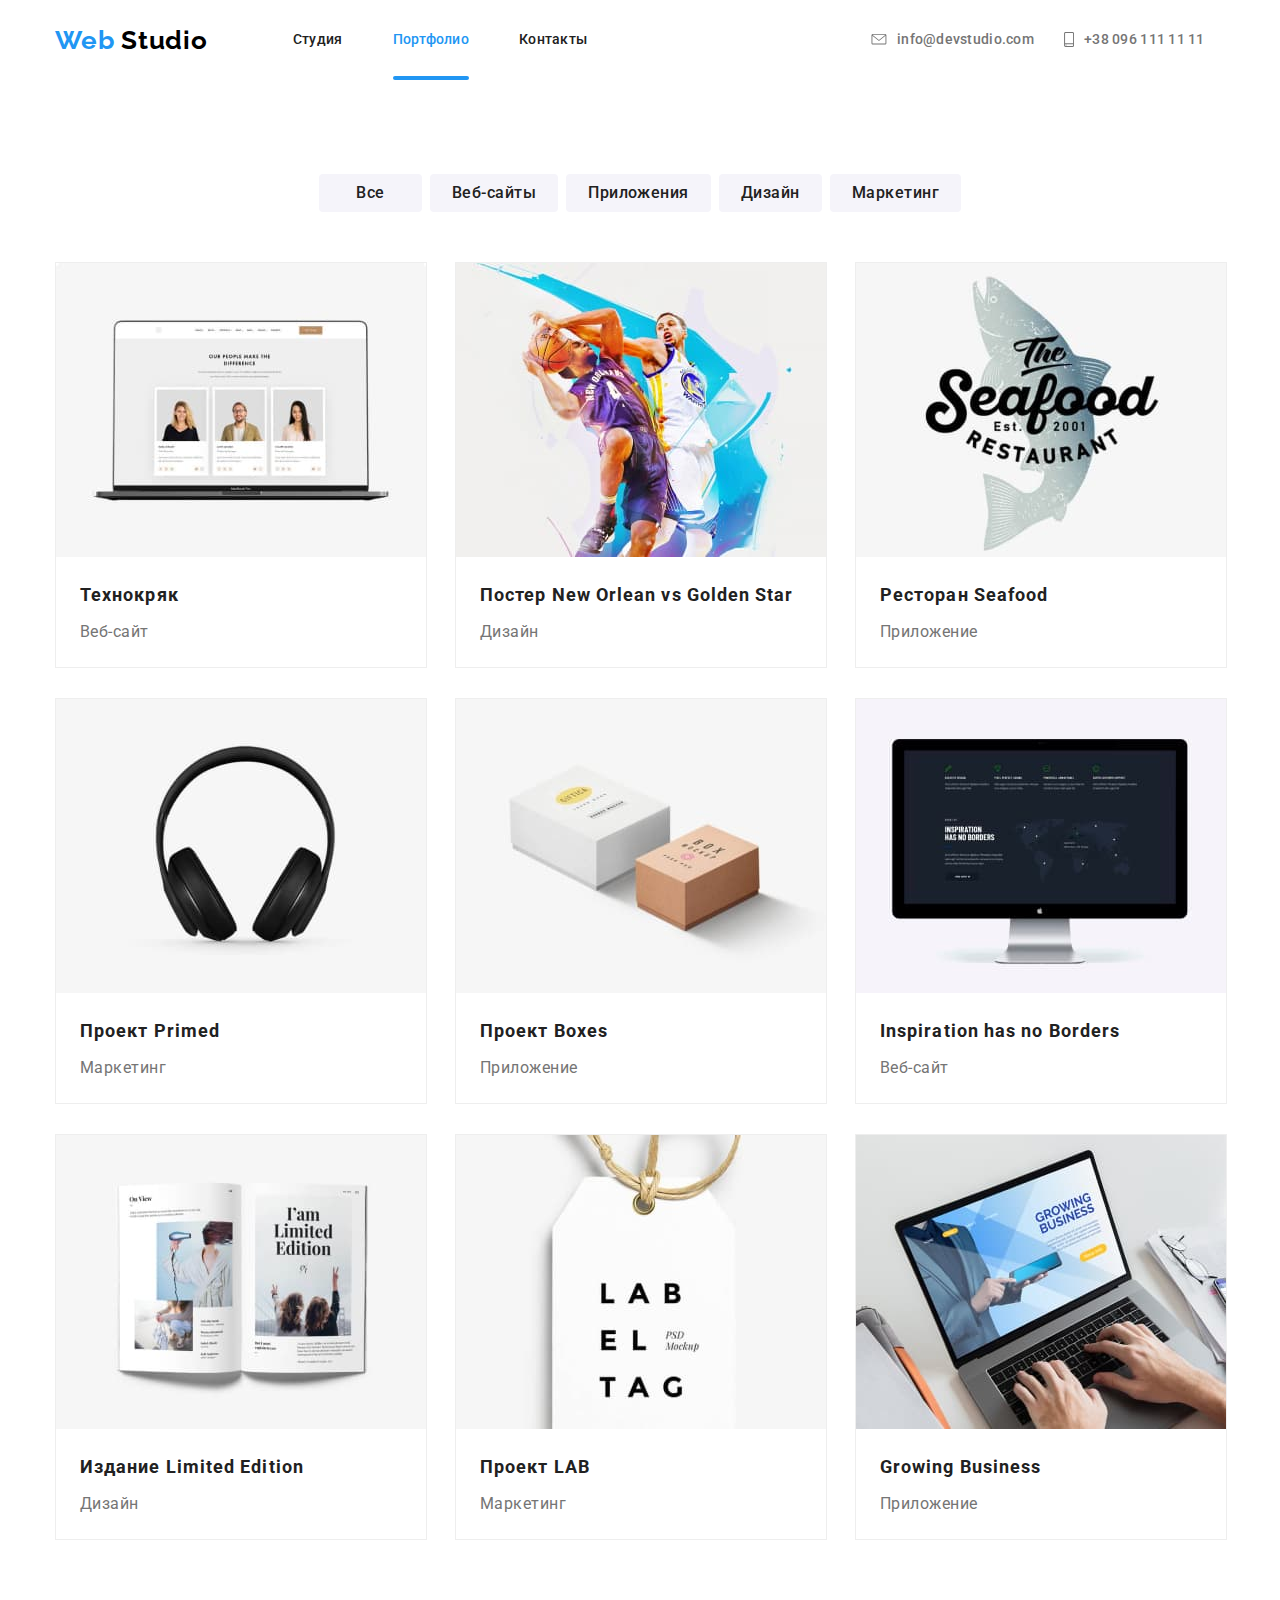
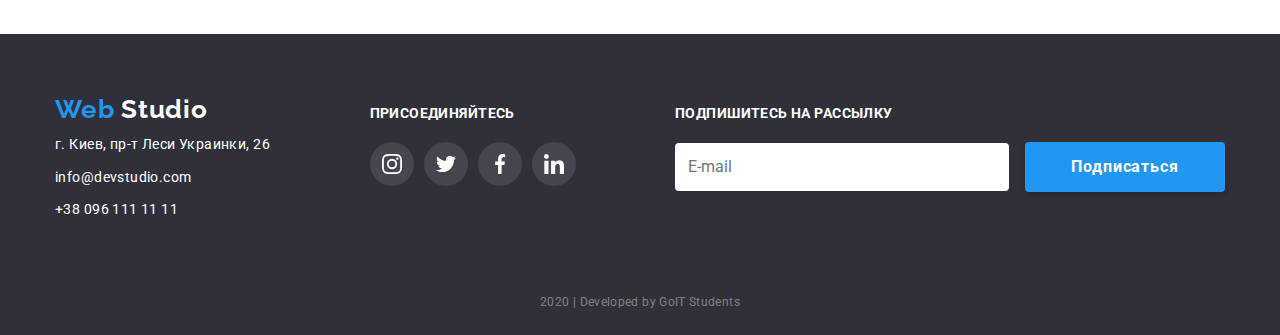
<file: portfolio.html>
<!DOCTYPE html>
<html lang="ru">
  <head>
    <meta charset="UTF-8" />
    <title>My homework2</title>
    <link
      href="https://fonts.googleapis.com/css2?family=Raleway:wght@700&family=Roboto:wght@400;500&display=swap"
      rel="stylesheet"
    />
    <link
      rel="stylesheet"
      href="https://cdnjs.cloudflare.com/ajax/libs/modern-normalize/0.6.0/modern-normalize.min.css"
    />
    <link rel="stylesheet" href="./main.css" />
  </head>

  <body>
    <header>
      <div class="container">
        <nav class="main-conteiner">
          <a href="./index.html" class="logo"
            ><span class="blue"> Web </span
            ><span class="studio"> Studio </span></a
          >
          <ul class="site-nav">
            <li class="link-list">
              <a href="./index.html" class="link">Студия</a>
            </li>
            <li class="link-list">
              <a href="./portfolio.html" class="link-current">Портфолио</a>
            </li>
            <li class="link-list">
              <a href="" class="link">Контакты</a>
            </li>
          </ul>
          <address class="contacs">
            <a href="mailto:info@devstudio.com " class="contac">
              <svg class="icon-eleph" width="16" height="11.2">
                <use href="./img/sprite.svg#envelope"></use>
              </svg>
              info@devstudio.com
            </a>
            <a href="tel:+380961111111" class="contac">
              <svg class="icon-telep" width="10" height="15">
                <use href="./img/sprite.svg#smartphone"></use>
              </svg>
              +38 096 111 11 11
            </a>
          </address>
        </nav>
      </div>
    </header>
    <main>
      <section class="container">
        <div class="main-portfolio">
          <ul class="portfolio main-conteiner">
            <li class="list-portfolio">
              <a href="" class="button list-items">Все</a>
            </li>
            <li class="list-portfolio">
              <a href="" class="button list-items">Веб-сайты</a>
            </li>
            <li class="list-portfolio">
              <a href="" class="button list-items">Приложения</a>
            </li>
            <li class="list-portfolio">
              <a href="" class="button list-items">Дизайн</a>
            </li>
            <li class="list-portfolio">
              <a href="" class="button list-items">Маркетинг</a>
            </li>
          </ul>
          <ul class="our-service">
            <li class="our-photo">
              <a href="" class="our-photo-name">
                <div class="product-overlay">
                  <img
                    src="./img/img14.jpg"
                    class="portfolio-poster"
                    alt="Компьютер"
                    width="370"
                  />
                  <div class="text-overlay">
                    <p class="text-overlay2">
                      Технокряк это современная площадка распространения
                      коронавируса. Компании используют эту платформу для
                      цифрового шпионажа и атак на защищённые сервера
                      конкурентов.
                    </p>
                  </div>
                </div>
                <div class="heading">
                  <h3 class="poster">Технокряк</h3>
                  <p class="work">Веб-сайт</p>
                </div>
              </a>
            </li>
            <li class="our-photo">
              <a href="" class="our-photo-name">
                <div class="product-overlay">
                  <img
                    src="./img/img6.jpg"
                    class="portfolio-poster"
                    alt="Два баскетболиста"
                    width="370"
                  />
                  <div class="text-overlay">
                    <p class="text-overlay2">
                      Технокряк это современная площадка распространения
                      коронавируса. Компании используют эту платформу для
                      цифрового шпионажа и атак на защищённые сервера
                      конкурентов.
                    </p>
                  </div>
                </div>
                <div class="heading">
                  <h3 class="poster">Постер New Orlean vs Golden Star</h3>
                  <p class="work">Дизайн</p>
                </div>
              </a>
            </li>
            <li class="our-photo">
              <a href="" class="our-photo-name">
                <div class="product-overlay">
                  <img
                    src="./img/img7.jpg"
                    class="portfolio-poster"
                    alt=""
                    width="370"
                  />
                  <div class="text-overlay">
                    <p class="text-overlay2">
                      Технокряк это современная площадка распространения
                      коронавируса. Компании используют эту платформу для
                      цифрового шпионажа и атак на защищённые сервера
                      конкурентов.
                    </p>
                  </div>
                </div>
                <div class="heading">
                  <h3 class="poster">Ресторан Seafood</h3>
                  <p class="work">Приложение</p>
                </div>
              </a>
            </li>
            <li class="our-photo">
              <a href="" class="our-photo-name">
                <div class="product-overlay">
                  <img
                    src="./img/img8.jpg"
                    class="portfolio-poster"
                    alt=""
                    width="370"
                  />
                  <div class="text-overlay">
                    <p class="text-overlay2">
                      Технокряк это современная площадка распространения
                      коронавируса. Компании используют эту платформу для
                      цифрового шпионажа и атак на защищённые сервера
                      конкурентов.
                    </p>
                  </div>
                </div>
                <div class="heading">
                  <h3 class="poster">Проект Primed</h3>
                  <p class="work">Маркетинг</p>
                </div>
              </a>
            </li>
            <li class="our-photo">
              <a href="" class="our-photo-name">
                <div class="product-overlay">
                  <img
                    src="./img/img9.jpg"
                    class="portfolio-poster"
                    alt=""
                    width="370"
                  />
                  <div class="text-overlay">
                    <p class="text-overlay2">
                      Технокряк это современная площадка распространения
                      коронавируса. Компании используют эту платформу для
                      цифрового шпионажа и атак на защищённые сервера
                      конкурентов.
                    </p>
                  </div>
                </div>
                <div class="heading">
                  <h3 class="poster">Проект Boxes</h3>
                  <p class="work">Приложение</p>
                </div>
              </a>
            </li>
            <li class="our-photo">
              <a href="" class="our-photo-name">
                <div class="product-overlay">
                  <img
                    src="./img/img10.jpg"
                    class="portfolio-poster"
                    alt=""
                    width="370"
                  />
                  <div class="text-overlay">
                    <p class="text-overlay2">
                      Технокряк это современная площадка распространения
                      коронавируса. Компании используют эту платформу для
                      цифрового шпионажа и атак на защищённые сервера
                      конкурентов.
                    </p>
                  </div>
                </div>
                <div class="heading">
                  <h3 class="poster">Inspiration has no Borders</h3>
                  <p class="work">Веб-сайт</p>
                </div>
              </a>
            </li>
            <li class="our-photo">
              <a href="" class="our-photo-name">
                <div class="product-overlay">
                  <img
                    src="./img/img11.jpg"
                    class="portfolio-poster"
                    alt=""
                    width="370"
                  />
                  <div class="text-overlay">
                    <p class="text-overlay2">
                      Технокряк это современная площадка распространения
                      коронавируса. Компании используют эту платформу для
                      цифрового шпионажа и атак на защищённые сервера
                      конкурентов.
                    </p>
                  </div>
                </div>
                <div class="heading">
                  <h3 class="poster">Издание Limited Edition</h3>
                  <p class="work">Дизайн</p>
                </div>
              </a>
            </li>
            <li class="our-photo">
              <a href="" class="our-photo-name">
                <div class="product-overlay">
                  <img
                    src="./img/img12.jpg"
                    class="portfolio-poster"
                    alt=""
                    width="370"
                  />
                  <div class="text-overlay">
                    <p class="text-overlay2">
                      Технокряк это современная площадка распространения
                      коронавируса. Компании используют эту платформу для
                      цифрового шпионажа и атак на защищённые сервера
                      конкурентов.
                    </p>
                  </div>
                </div>
                <div class="heading">
                  <h3 class="poster">Проект LAB</h3>
                  <p class="work">Маркетинг</p>
                </div>
              </a>
            </li>
            <li class="our-photo">
              <a href="" class="our-photo-name">
                <div class="product-overlay">
                  <img
                    src="./img/img13.jpg"
                    class="portfolio-poster"
                    alt=""
                    width="370"
                  />
                  <div class="text-overlay">
                    <p class="text-overlay2">
                      Технокряк это современная площадка распространения
                      коронавируса. Компании используют эту платформу для
                      цифрового шпионажа и атак на защищённые сервера
                      конкурентов.
                    </p>
                  </div>
                </div>
                <div class="heading">
                  <h3 class="poster">Growing Business</h3>
                  <p class="work">Приложение</p>
                </div>
              </a>
            </li>
          </ul>
        </div>
      </section>
    </main>
    <footer class="footer">
      <div class="container">
        <div class="main-conteiner2">
          <address class="footer-addres">
            <a href="" class="footer-logo"
              ><span class="blue">Web</span
              ><span class="footer-studio"> Studio</span></a
            >
            <p class="footer-studio">г. Киев, пр-т Леси Украинки, 26</p>
            <ul class="mail2">
              <li class="contacs-details">
                <a href="mailto:info@devstudio.com " class="footer-studio"
                  >info@devstudio.com</a
                >
              </li>
              <li class="contacs-details">
                <a href="tel:+380961111111" class="footer-studio"
                  >+38 096 111 11 11</a
                >
              </li>
            </ul>
          </address>
          <div class="footer-elements">
            <b class="footer-act">присоединяйтесь</b>
            <ul class="social-network2">
              <li class="network">
                <a href="" class="social-name">
                  <svg class="icon-twitter" width="20" height="20">
                    <use href="./img/sprite.svg#instagram"></use>
                  </svg>
                </a>
              </li>
              <li class="network">
                <a href="" class="social-name">
                  <svg class="icon-twitter" width="20" height="20">
                    <use href="./img/sprite.svg#twitter"></use>
                  </svg>
                </a>
              </li>
              <li class="network">
                <a href="" class="social-name">
                  <svg class="icon-twitter" width="20" height="20">
                    <use href="./img/sprite.svg#facebook"></use>
                  </svg>
                </a>
              </li>
              <li class="network">
                <a href="" class="social-name">
                  <svg class="icon-twitter" width="20" height="20">
                    <use href="./img/sprite.svg#linkedin"></use>
                  </svg>
                </a>
              </li>
            </ul>
          </div>
          <div class="subscribe">
            <b class="footer-act">Подпишитесь на рассылку</b><br />
            <input class="input" type="mail" name="mail" placeholder="E-mail" />
            <a class="buttom" href="">Подписаться</a>
          </div>
        </div>
        <div>
          <p class="source">2020 | Developed by GoIT Students</p>
        </div>
      </div>
    </footer>
  </body>
</html>
</file>
<file: main.css>
:root {
  --title-color: #212121;
  --text-color: #757575;
  --font-logo: "Raleway", sans-serif;
  --font-text: "Roboto", sans-serif;
  --main-color: #2196f3;
  --footer-color: #ffffff;
  --footer-address: rgba(255, 255, 255, 0.6);
  --footer-source: rgba(255, 255, 255, 0.4);
}
html {
  box-sizing: border-box;
}
*,
*::before,
*::after {
  box-sizing: inherit;
}
body {
  font-family: var(--font-text);
  font-style: normal;
}
.container {
  margin-left: auto;
  margin-right: auto;
  width: 1200px;
  padding-left: 15px;
  padding-right: 15px;
}
.main-conteiner {
  display: flex;
  align-items: center;
  margin-top: 0;
  margin-bottom: 0;
  padding-left: 0;
}
.font {
  background: #f5f4fa;
}
a {
  text-decoration: none;
}
ul {
  list-style: none;
}
.decide {
  max-width: 1600px;
  height: 600px;
  margin-left: auto;
  margin-right: auto;
  background-image: linear-gradient(
      to right,
      rgba(47, 48, 58, 0.8),
      rgba(47, 48, 58, 0.8)
    ),
    url("../goit-markup-hw-04/img/Header.jpg");
  background-repeat: no-repeat;
  background-position: center;
  background-size: cover;
  background-color: black;
  text-align: center;
  padding-top: 200px;
  padding-bottom: 200px;
}
h1 {
  margin-top: 0;
  margin-bottom: 0;
  font-weight: 900;
  font-size: 44px;
  line-height: 1.36;
  letter-spacing: 0.06em;
  text-transform: uppercase;
  color: var(--footer-color);
}
.business {
  width: 696px;
  margin-left: auto;
  margin-right: auto;
  margin-bottom: 30px;
}
h2 {
  color: var(--title-color);
  font-weight: 700;
  font-size: 36px;
  line-height: 1.16;
  text-align: center;
  letter-spacing: 0.03em;
}
h3 {
  color: var(--title-color);
  font-weight: 700;
  font-size: 18px;
  line-height: 2;
  letter-spacing: 0.06em;
}
.logo {
  font-family: var(--font-logo);
  font-weight: 700;
  font-size: 26px;
  line-height: 1.19;
  letter-spacing: 0.03em;
}
.blue {
  color: var(--main-color);
  font-style: normal;
}
.studio {
  color: black;
}
.site-nav {
  margin-top: 0;
  margin-bottom: 0;
  margin-left: 85px;
  font-weight: 500;
  font-size: 14px;
  line-height: 1.14;
  letter-spacing: 0.02em;
  display: flex;
  padding-left: 0;
}
.link {
  display: block;
  position: relative;
  padding-top: 32px;
  padding-bottom: 32px;
  color: var(--title-color);
  transition: color 250ms cubic-bezier(0.4, 0, 0.2, 1);
}
.link:hover,
.link:focus {
  color: var(--main-color);
}
.link-current {
  position: relative;
}
.site-nav .link-current {
  display: block;
  padding-top: 32px;
  padding-bottom: 32px;
  color: var(--main-color);
}
.link-current::after {
  content: "";
  position: absolute;
  bottom: 0;
  left: 0;
  height: 4px;
  width: 100%;
  background-color: var(--main-color);
  border-radius: 2px;
}
.link-list {
  min-width: 49px;
  margin-right: 50px;
}
.link-list:last-child {
  margin-right: 0;
}
.contacs {
  margin-left: auto;
  display: flex;
  margin-top: 0;
  margin-bottom: 0;
}
.contacs .contac + .contac {
  margin-left: 30px;
}
.contac {
  display: flex;
  align-items: center;
  min-width: 161px;
  height: 16px;
  font-weight: 500;
  font-size: 14px;
  line-height: 1.14;
  letter-spacing: 0.02em;
  font-style: normal;
  color: var(--text-color);
  cursor: pointer;
  transition: color 250ms cubic-bezier(0.4, 0, 0.2, 1);
}
.contac:hover,
.contac:focus {
  color: var(--main-color);
}
.icon-eleph,
.icon-telep {
  margin-right: 10px;
  --color3: currentColor;
}
.portfolio {
  margin-top: 0;
  margin-bottom: 0;
  justify-content: center;
  margin-bottom: 50px;
}
.list-portfolio {
  display: block;
}
.list-portfolio + .list-portfolio {
  margin-left: 8px;
}
.icon-diagram {
  display: block;
  width: 270px;
  height: 120px;
  border-radius: 4px;
  background: #f5f4fa;
  margin-bottom: 30px;
}
.icon-clock {
  display: inline-block;
  margin: 25px 100px;
}
.info-li + .info-li {
  margin-left: 30px;
}
.button {
  display: inline-block;
  min-width: 103px;
  padding: 6px 22px;
  background: #f5f4fa;
  border-radius: 4px;
  margin: 0;
  font-weight: 500;
  font-size: 16px;
  line-height: 1.62;
  letter-spacing: 0.03em;
  color: var(--title-color);
  text-align: center;
}

.list-items {
  color: var(--title-color);
  transition: color 250ms cubic-bezier(0.4, 0, 0.2, 1),
    background-color 250ms cubic-bezier(0.4, 0, 0.2, 1),
    box-shadow 250ms cubic-bezier(0.4, 0, 0.2, 1);
}
.list-items:hover,
.list-items:focus {
  color: var(--footer-color);
  background-color: var(--main-color);
  box-shadow: 0px 2px 2px rgba(0, 0, 0, 0.12), 0px 1px 2px rgba(0, 0, 0, 0.08),
    0px 3px 1px rgba(0, 0, 0, 0.1);
}
.section {
  padding-top: 94px;
}
.section2 {
  padding-top: 94px;
  padding-bottom: 94px;
}
.text {
  margin-top: 0;
  margin-bottom: 0;
}
.quality {
  font-weight: 700;
  font-size: 14px;
  line-height: 1.14;
  letter-spacing: 0.03em;
  text-transform: uppercase;
  color: var(--title-color);
  margin-bottom: 10px;
  margin-top: 0;
}
.our-work-list {
  position: relative;
  width: 370px;
}
.our-work-list + .our-work-list {
  margin-left: 30px;
}
.our-work {
  margin-bottom: 50px;
  margin-top: 0;
}
.block {
  display: block;
}
.quality-second {
  position: absolute;
  bottom: 0;
  margin-top: 0;
  margin-bottom: 0;
  font-weight: 700;
  font-size: 14px;
  line-height: 1.14;
  letter-spacing: 0.03em;
  text-transform: uppercase;
  color: var(--footer-color);
  min-width: 370px;
  text-align: center;
  background-color: rgba(47, 48, 58, 0.8);
  padding: 27px 80px 27px 80px;
}
.our-team {
  margin-bottom: 50px;
  margin-top: 0;
}
.our-people {
  display: block;
  width: 270px;
  padding-bottom: 24px;
  background-color: var(--footer-color);
  box-shadow: 0px 2px 1px rgba(0, 0, 0, 0.2), 0px 1px 1px rgba(0, 0, 0, 0.14),
    0px 1px 3px rgba(0, 0, 0, 0.12);
  border-radius: 0px 0px 4px 4px;
}
.social-network {
  display: flex;
  margin-left: auto;
  margin-right: auto;
  padding-left: 0;
  width: 206px;
}
.social-name {
  color: #afb1b8;
  width: 44px;
  height: 44px;
  display: inline-block;
  border-radius: 50%;
  background-size: 20px;
  background-color: rgba(255, 255, 255, 0.1);
  transition: background-color 250ms cubic-bezier(0.4, 0, 0.2, 1);
}
.icon-twitter {
  display: inline-block;
  margin: 12px 12px;
  fill: var(--footer-color);
}
.social-name:hover,
.social-name:focus {
  background-color: var(--main-color);
}
.social-name2 {
  width: 44px;
  height: 44px;
  display: inline-block;
  border-radius: 50%;
  fill: #afb1b8;
  transition: background-color 250ms cubic-bezier(0.4, 0, 0.2, 1),
    fill 250ms cubic-bezier(0.4, 0, 0.2, 1);
}
.icon-insta {
  display: block;
  margin-right: auto;
  margin-left: auto;
  margin-bottom: 12px;
  margin-top: 12px;
}
.social-name2:hover,
.social-name2:focus {
  background-color: var(--main-color);
  fill: #ffffff;
}
.icon-insta {
  fill: inherit;
}
.network {
  display: block;
  justify-content: space-between;
}
.network + .network {
  margin-left: 10px;
}
.our-people + .our-people {
  margin-left: 30px;
}
.techno {
  font-weight: normal;
  font-size: 18px;
  line-height: 28px;
  letter-spacing: 0.03em;
  color: var(--footer-color);
  margin-top: 0;
  margin-bottom: 0;
}
p {
  color: var(--text-color);
  font-weight: normal;
  font-size: 14px;
  line-height: 1.71;
  letter-spacing: 0.03em;
}
.work {
  font-weight: 400;
  font-size: 16px;
  line-height: 1.85;
  letter-spacing: 0.03em;
  color: var(--text-color);
  margin-top: 0;
  margin-bottom: 0;
}
.photo {
  margin-bottom: 30px;
}
.name {
  margin-bottom: 10px;
  text-align: center;
  font-weight: 500;
  font-size: 16px;
  line-height: 1.18;
  letter-spacing: 0.03em;
  color: var(--title-color);
  margin-top: 0;
}
.profession {
  margin-bottom: 16px;
  text-align: center;
  margin-top: 0;
  font-weight: 400;
  font-size: 16px;
  line-height: 1.18;
}
.clients {
  margin-top: 0;
  margin-bottom: 50px;
}
.our-clients-name {
  display: block;
  width: 170px;
  height: 90px;
  border: 1px solid #afb1b8;
  box-sizing: border-box;
  border-radius: 4px;
  cursor: pointer;
  transition: border-color 250ms cubic-bezier(0.4, 0, 0.2, 1),
    --color5 250ms cubic-bezier(0.4, 0, 0.2, 1);
}
.our-clients + .our-clients {
  margin-left: 30px;
}
.clients-logo1 {
  display: block;
  margin-left: auto;
  margin-right: auto;
  margin-top: 24px;
  margin-bottom: 24px;
}
.our-clients-name:hover,
.our-clients-name:focus {
  border-color: var(--main-color);
  --color5: var(--main-color);
}
.clients-logo1 {
  --color5: inherit;
}
.our-service {
  padding-left: 0;
  margin-bottom: 0;
  margin-top: 0;
  display: flex;
  flex-wrap: wrap;
}

.our-photo {
  width: 370px;
  margin-right: 30px;
  margin-bottom: 30px;
}

.our-photo-name {
  display: block;
  width: 372px;
  background: #ffffff;
  border: 1px solid #eeeeee;
  box-sizing: border-box;
  cursor: pointer;
  transition: border 250ms cubic-bezier(0.4, 0, 0.2, 1),
    box-sizing 250ms cubic-bezier(0.4, 0, 0.2, 1),
    box-shadow 250ms cubic-bezier(0.4, 0, 0.2, 1);
}
.product-overlay {
  width: 370px;
  min-height: 294px;
  position: relative;
  overflow: hidden;
}
.text-overlay {
  position: absolute;
  min-width: 322px;
  padding: 63px 24px;
  left: 0;
  top: 0;
  width: 100%;
  height: 100%;
  background: rgba(33, 150, 243, 0.9);
  transform: translateY(101%);
  transition: transform 250ms cubic-bezier(0.4, 0, 0.2, 1);
}
.text-overlay2 {
  display: inline-block;
  font-family: var(--font-text);
  font-weight: 400;
  font-size: 18px;
  line-height: 1.55;
  letter-spacing: 0.03em;
  color: #ffffff;
  margin-bottom: 0;
  margin-top: 0;
}
.our-photo:hover .text-overlay,
.our-photo:focus-within .text-overlay {
  transform: translateY(0);
}

.our-photo-name:hover,
.our-photo-name:focus {
  background: #ffffff;
  border: 1px solid #eeeeee;
  box-sizing: border-box;
  box-shadow: 1px 4px 6px rgba(0, 0, 0, 0.16), 0px 4px 4px rgba(0, 0, 0, 0.06),
    0px 1px 1px rgba(0, 0, 0, 0.12);
}
.portfolio-poster {
  display: block;
  box-shadow: inherit;
}
.our-photo:nth-child(3n) {
  margin-right: 0;
}
.our-photo:nth-last-child(-n + 3) {
  margin-bottom: 0;
}
.footer {
  background: #2f303a;
  padding-top: 60px;
  padding-bottom: 21px;
}
.footer-studio {
  color: var(--footer-color);
  font-style: normal;
  margin-top: 0;
}
.footer-addres p {
  margin-bottom: 9px;
}
.footer-logo {
  display: inline-block;
  font-family: var(--font-logo);
  font-weight: 700;
  font-size: 26px;
  line-height: 1.19;
  letter-spacing: 0.03em;
  margin-bottom: 8px;
}
.mail {
  margin-top: 0;
  margin-bottom: 0;
}
.poster {
  margin-top: 0;
  margin-bottom: 4px;
}
.heading {
  display: inline-block;
  width: 322px;
  min-height: 70px;
  margin: 20px 24px;
}
.footer-addres {
  font-weight: 400;
  font-size: 14px;
  line-height: 1.71;
  letter-spacing: 0.03em;
}
.footer-act {
  color: var(--footer-color);
  font-weight: 700;
  font-size: 14px;
  line-height: 1.14;
  letter-spacing: 0.03em;
  text-transform: uppercase;
  display: inline-block;
  margin-bottom: 20px;
}
.buttom {
  display: inline-block;
  min-width: 200px;
  padding: 10px 32px;
  text-align: center;
  color: var(--footer-color);
  border-radius: 4px;
  background-color: var(--main-color);
  font-weight: 700;
  font-size: 16px;
  line-height: 1.87;
  letter-spacing: 0.06em;
  box-shadow: 0px 4px 4px rgba(0, 0, 0, 0.15);
}
.buttom-footer {
  display: inline-block;
  min-width: 200px;
  padding: 10px 28px;
  text-align: center;
  color: var(--footer-color);
  border-radius: 4px;
  background-color: var(--main-color);
  font-weight: 700;
  font-size: 16px;
  line-height: 1.87;
  letter-spacing: 0.06em;
  box-shadow: 0px 4px 4px rgba(0, 0, 0, 0.15);
}
.source {
  color: var(--footer-source);
  font-weight: 400;
  font-size: 12px;
  line-height: 2;
  text-align: center;
  letter-spacing: 0.03em;
  margin-bottom: 0;
  margin-top: 0;
}
.footer-elements,
.subscribe,
.footer-addres {
  display: block;
}
.subscribe {
  flex-direction: column;
}
.network {
  display: block;
}
.cotacs-details {
  display: inline-block;
  margin-left: auto;
}
.input {
  min-width: 334px;
  padding: 14px 12px;
  border: 1px solid rgba(255, 255, 255, 0.3);
  border-radius: 4px;
  margin-right: 12px;
}
.main-conteiner2 {
  display: flex;
  align-items: baseline;
  justify-content: space-between;
  margin-bottom: 68px;
}
.mail2 {
  margin-top: 0;
  margin-bottom: 0;
  padding: 0;
}
.social-network2 {
  display: flex;
  padding: 0;
  margin-top: 0;
  margin-bottom: 0;
}
.mail2:nth-first-child() {
  margin-bottom: 8px;
}
.contacs-details {
  margin-bottom: 8px;
}
.contacs-details:last-child {
  margin-bottom: 0;
}
.main-portfolio {
  padding-top: 94px;
  padding-bottom: 94px;
}
</file>
